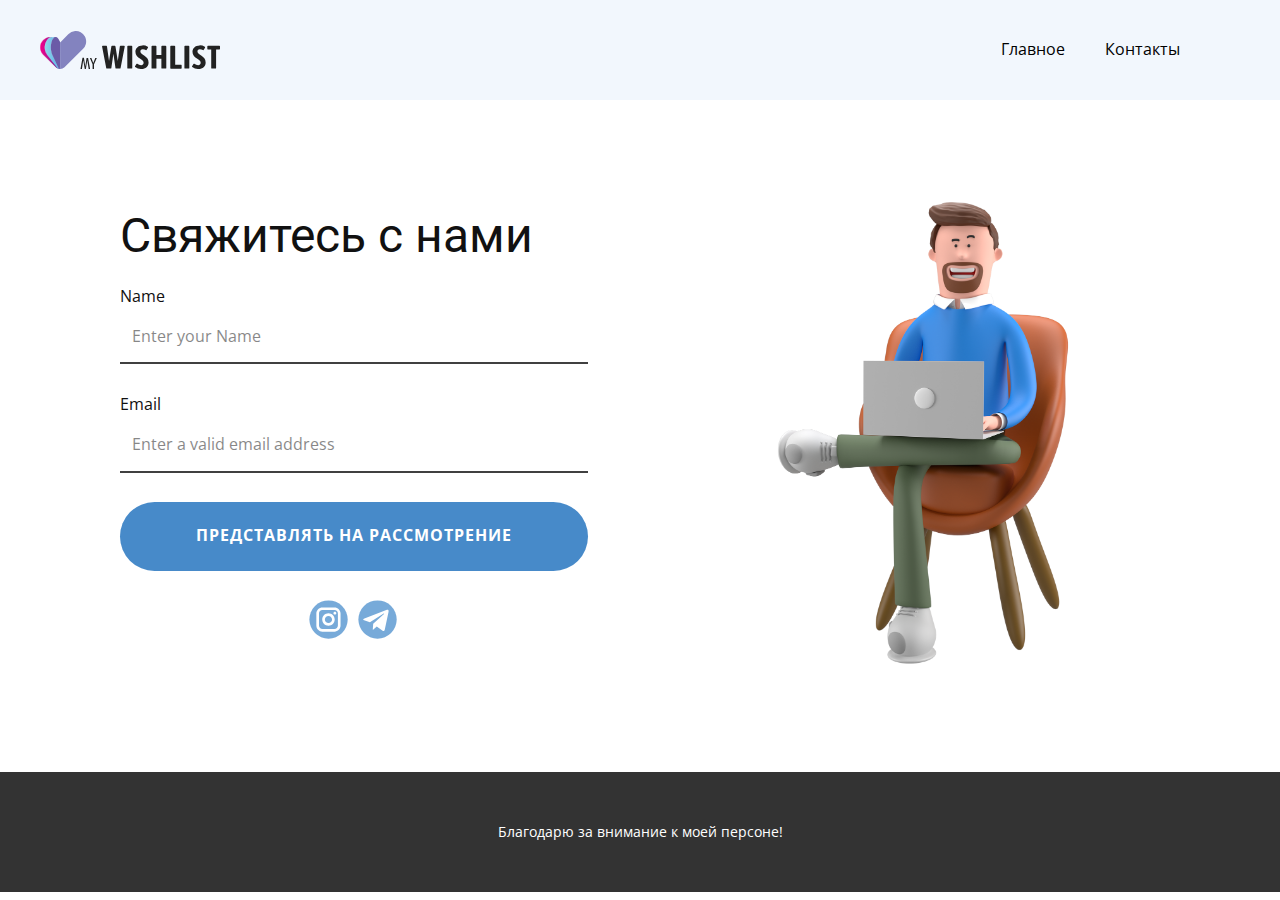
<file: Контакты.html>
<!DOCTYPE html>
<html style="font-size: 16px;" lang="ru"><head>
    <meta name="viewport" content="width=device-width, initial-scale=1.0">
    <meta charset="utf-8">
    <meta name="keywords" content="Мои работы, Мои работы Навыки, Мои работы, Свяжитесь с нами">
    <meta name="description" content="">
    <title>Делитесь своими желаниями с близкими</title>
    <link rel="icon" href="images/favicon.ico" type="image/svg+xml">
    <link rel="stylesheet" href="nicepage.css" media="screen">
<link rel="stylesheet" href="Страница-2.css" media="screen">
    <meta name="generator" content="Nicepage 6.19.6, nicepage.com">
    <meta name="referrer" content="origin">
    <link id="u-theme-google-font" rel="stylesheet" href="https://fonts.googleapis.com/css?family=Roboto:100,100i,300,300i,400,400i,500,500i,700,700i,900,900i|Open+Sans:300,300i,400,400i,500,500i,600,600i,700,700i,800,800i">
    
    
    
    
    
    
    <script type="application/ld+json">{
		"@context": "http://schema.org",
		"@type": "Organization",
		"name": "",
		"logo": "images/default-logo.png"
}</script>
    <meta name="theme-color" content="#478ac9">
    <meta property="og:title" content="Страница 2">
    <meta property="og:type" content="website">
  <meta data-intl-tel-input-cdn-path="intlTelInput/"></head>
  <body data-path-to-root="./" data-include-products="false" class="u-body u-xl-mode" data-lang="ru">
    <header class="header">
        <a href="#" class="u-image u-logo u-image-1">
          <img style="width: 180px;" src="images/logo.svg" class="u-logo-image u-logo-image-1">
        </a>
        <nav class="nav">
          <div class="u-nav-container">
            <ul class="u-nav u-unstyled u-nav-1">
              <li class="u-nav-item"><a
                class="u-button-style u-nav-link u-text-active-palette-1-base u-text-hover-palette-2-base" href="/"
                style="padding: 10px 20px;">Главное</a>
              </li>
              <li class="u-nav-item"><a
                class="u-button-style u-nav-link u-text-active-palette-1-base u-text-hover-palette-2-base"
                href="Контакты.html" style="padding: 10px 20px;">Контакты</a>
              </li>
            </ul>
          </div>
        </nav>
        <div class="burger">
          <span></span>
          <span></span>
          <span></span>
        </div>
      </div>
    </header> 
    <section class="u-clearfix u-section-4" id="carousel_e5a0">
      <div class="u-clearfix u-sheet u-sheet-1">
        <div class="data-layout-selected u-clearfix u-expanded-width u-layout-wrap u-layout-wrap-1">
          <div class="u-layout">
            <div class="u-layout-row">
              <div class="u-align-left u-container-align-left u-container-style u-layout-cell u-size-30 u-white u-layout-cell-1" data-animation-name="customAnimationIn" data-animation-duration="1200" data-animation-delay="500">
                <div class="u-container-layout u-container-layout-1">
                  <h2 class="u-align-left u-text u-text-1">Свяжитесь с нами</h2>
                  <div class="u-align-left u-expanded-width-lg u-expanded-width-md u-expanded-width-sm u-expanded-width-xs u-form u-form-1">
                    <form action="https://forms.nicepagesrv.com/v2/form/process" class="u-clearfix u-form-spacing-28 u-form-vertical u-inner-form" style="padding: 0px;" source="email" name="form">
                      <div class="u-form-group u-form-name u-label-top">
                        <label for="name-5a14" class="u-label" wfd-invisible="true">Name</label>
                        <input type="text" placeholder="Enter your Name" id="name-5a14" name="name" class="u-border-2 u-border-grey-75 u-border-no-left u-border-no-right u-border-no-top u-input u-input-rectangle u-none u-input-1" required="">
                      </div>
                      <div class="u-form-email u-form-group u-label-top">
                        <label for="email-5a14" class="u-label" wfd-invisible="true">Email</label>
                        <input type="email" placeholder="Enter a valid email address" id="email-5a14" name="email" class="u-border-2 u-border-grey-75 u-border-no-left u-border-no-right u-border-no-top u-input u-input-rectangle u-none u-input-2" required="">
                      </div>
                      <div class="u-align-right u-form-group u-form-submit u-label-top">
                        <a href="#" class="u-active-black u-border-none u-btn u-btn-round u-btn-submit u-button-style u-hover-black u-palette-1-base u-radius u-text-active-white u-text-body-alt-color u-text-hover-white u-btn-1">Представлять на рассмотрение</a>
                        <input type="submit" value="submit" class="u-form-control-hidden" wfd-invisible="true">
                      </div>
                      <div class="u-form-send-message u-form-send-success" wfd-invisible="true"> Thank you! Your message has been sent. </div>
                      <div class="u-form-send-error u-form-send-message" wfd-invisible="true"> Unable to send your message. Please fix errors then try again. </div>
                      <input type="hidden" value="" name="recaptchaResponse" wfd-invisible="true">
                      <input type="hidden" name="formServices" value="c1ad9ec9-c958-9eff-b8d4-fbe21106f284">
                    </form>
                  </div>
                  <div class="u-social-icons u-spacing-10 u-social-icons-1">
                    <a class="u-social-url" title="instagram" target="_blank" href="https://www.instagram.com/_guzaliya___?igsh=MWlkdjhnaTl0bnRhMQ%3D%3D&utm_source=qr"><span class="u-icon u-social-icon u-social-instagram u-text-palette-1-light-1 u-icon-1"><svg class="u-svg-link" preserveAspectRatio="xMidYMin slice" viewBox="0 0 112 112" style=""><use xlink:href="#svg-9949"></use></svg><svg class="u-svg-content" viewBox="0 0 112 112" x="0" y="0" id="svg-9949"><circle fill="currentColor" cx="56.1" cy="56.1" r="55"></circle><path fill="#FFFFFF" d="M55.9,38.2c-9.9,0-17.9,8-17.9,17.9C38,66,46,74,55.9,74c9.9,0,17.9-8,17.9-17.9C73.8,46.2,65.8,38.2,55.9,38.2
z M55.9,66.4c-5.7,0-10.3-4.6-10.3-10.3c-0.1-5.7,4.6-10.3,10.3-10.3c5.7,0,10.3,4.6,10.3,10.3C66.2,61.8,61.6,66.4,55.9,66.4z"></path><path fill="#FFFFFF" d="M74.3,33.5c-2.3,0-4.2,1.9-4.2,4.2s1.9,4.2,4.2,4.2s4.2-1.9,4.2-4.2S76.6,33.5,74.3,33.5z"></path><path fill="#FFFFFF" d="M73.1,21.3H38.6c-9.7,0-17.5,7.9-17.5,17.5v34.5c0,9.7,7.9,17.6,17.5,17.6h34.5c9.7,0,17.5-7.9,17.5-17.5V38.8
C90.6,29.1,82.7,21.3,73.1,21.3z M83,73.3c0,5.5-4.5,9.9-9.9,9.9H38.6c-5.5,0-9.9-4.5-9.9-9.9V38.8c0-5.5,4.5-9.9,9.9-9.9h34.5
c5.5,0,9.9,4.5,9.9,9.9V73.3z"></path></svg></span>
                    </a>
                    <a class="u-social-url" target="_blank" data-type="Telegram" title="Telegram" href="https://t.me/gguzaliya"><span class="u-icon u-social-icon u-social-telegram u-text-palette-1-light-1 u-icon-2"><svg class="u-svg-link" preserveAspectRatio="xMidYMin slice" viewBox="0 0 112 112" style=""><use xlink:href="#svg-e955"></use></svg><svg class="u-svg-content" viewBox="0 0 112 112" x="0" y="0" id="svg-e955"><circle fill="currentColor" cx="56.1" cy="56.1" r="55"></circle><path fill="#FFFFFF" d="M18.4,53.2l64.7-24.9c3-1.1,5.6,0.7,4.7,5.3l0,0l-11,51.8c-0.8,3.7-3,4.6-6.1,2.8L53.9,75.8l-8.1,7.8
	c-0.9,0.9-1.7,1.6-3.4,1.6l1.2-17l31.1-28c1.4-1.2-0.3-1.9-2.1-0.7L34.2,63.7l-16.6-5.2C14,57.4,14,54.9,18.4,53.2L18.4,53.2z"></path></svg></span>
                    </a>
                  </div>
                </div>
              </div>
              <div class="u-container-align-center u-container-style u-layout-cell u-size-30 u-layout-cell-2" data-animation-name="customAnimationIn" data-animation-duration="1500" data-animation-delay="200" data-animation-direction="">
                <div class="u-container-layout u-valign-middle u-container-layout-2">
                  <img class="u-expanded-width u-image u-image-contain u-image-1" src="images/24770152_101.png" data-image-width="1000" data-image-height="1529">
                </div>
              </div>
            </div>
          </div>
        </div>
      </div>
    </section>
    
    
    
    <footer class="u-align-center u-clearfix u-container-align-center u-footer u-grey-80 u-footer" id="sec-6ebe"><div class="u-clearfix u-sheet u-sheet-1">
        <p class="u-small-text u-text u-text-variant u-text-1">Благодарю за внимание к моей персоне!</p>
      </div></footer>
    </section>
    
    <script>
      document.querySelector('.burger').addEventListener('click', function() {
          this.classList.toggle('active');
          document.querySelector('.nav').classList.toggle('open');
      })
  </script>

</body></html>
</file>
